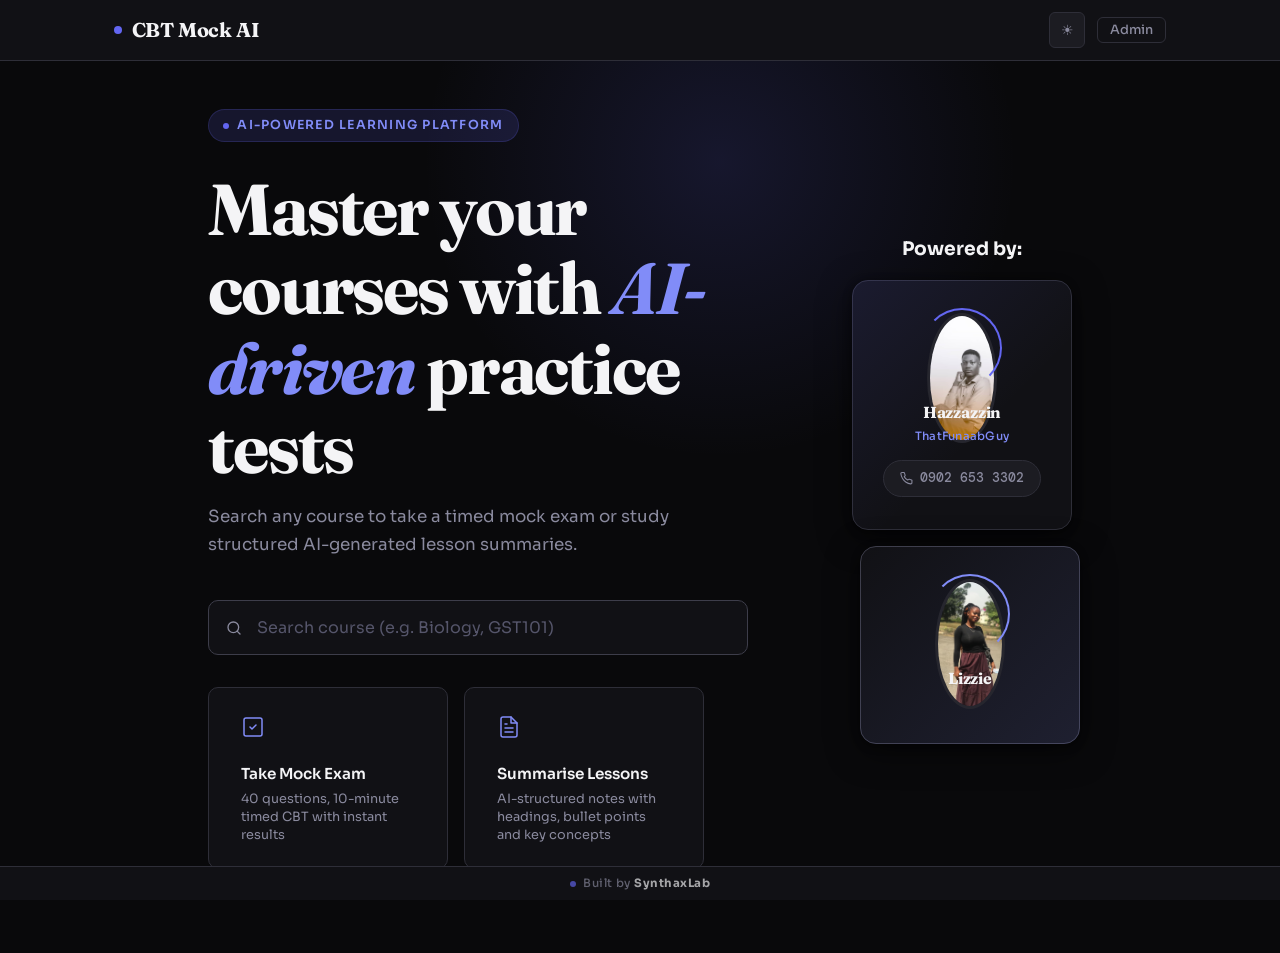
<file: frontend/index.html>
<!DOCTYPE html>
<html lang="en">
<head>
  <meta charset="UTF-8" />
  <meta name="viewport" content="width=device-width, initial-scale=1.0" />
  <title>CBT Mock AI — AI-Powered Computer Based Testing</title>
  <meta name="description" content="Take mock exams and access AI-generated lesson summaries for your courses." />
  <link rel="preconnect" href="https://fonts.googleapis.com" />
  <link rel="preconnect" href="https://fonts.gstatic.com" crossorigin />
  <link rel="stylesheet" href="css/style.css" />
</head>
<body>

  <!-- Navbar -->
  <nav class="navbar">
    <div class="container navbar-inner">
      <div class="navbar-brand">
        <span class="brand-dot"></span>
        CBT Mock AI
      </div>
      <div class="navbar-actions">
        <button class="theme-toggle" id="theme-toggle" title="Toggle theme">☀</button>
        <a href="admin/login.html" class="btn btn-ghost btn-sm">Admin</a>
      </div>
    </div>
  </nav>

  <!-- Hero -->
  <main class="hero hero-split">

    <!-- Left: content -->
    <div class="hero-content">
      <div class="hero-eyebrow">
        <span class="dot"></span>
        AI-Powered Learning Platform
      </div>

      <h1 class="hero-title">
        Master your courses with
        <span class="highlight">AI-driven</span> practice tests
      </h1>

      <p class="hero-desc">
        Search any course to take a timed mock exam or study structured AI-generated lesson summaries.
      </p>

      <!-- Search -->
      <div class="search-container">
        <div class="search-box">
          <svg class="search-icon" width="16" height="16" viewBox="0 0 24 24" fill="none" stroke="currentColor" stroke-width="2" stroke-linecap="round" stroke-linejoin="round">
            <circle cx="11" cy="11" r="8"/><path d="m21 21-4.35-4.35"/>
          </svg>
          <input
            type="text"
            id="search-input"
            class="search-input"
            placeholder="Search course (e.g. Biology, GST101)"
            autocomplete="off"
            spellcheck="false"
          />
        </div>
        <div id="search-results" class="search-results hidden"></div>
      </div>

      <!-- Quick actions -->
      <div class="quick-actions">
        <div class="action-card" id="btn-take-exam">
          <div class="action-card-icon">
            <svg width="24" height="24" viewBox="0 0 24 24" fill="none" stroke="currentColor" stroke-width="1.5" stroke-linecap="round" stroke-linejoin="round">
              <path d="M9 12l2 2 4-4"/><rect x="3" y="3" width="18" height="18" rx="2"/>
            </svg>
          </div>
          <p class="action-card-title">Take Mock Exam</p>
          <p class="action-card-desc">40 questions, 10-minute timed CBT with instant results</p>
        </div>

        <div class="action-card" id="btn-summarise">
          <div class="action-card-icon">
            <svg width="24" height="24" viewBox="0 0 24 24" fill="none" stroke="currentColor" stroke-width="1.5" stroke-linecap="round" stroke-linejoin="round">
              <path d="M14 2H6a2 2 0 0 0-2 2v16a2 2 0 0 0 2 2h12a2 2 0 0 0 2-2V8z"/><polyline points="14 2 14 8 20 8"/><line x1="16" y1="13" x2="8" y2="13"/><line x1="16" y1="17" x2="8" y2="17"/><polyline points="10 9 9 9 8 9"/>
            </svg>
          </div>
          <p class="action-card-title">Summarise Lessons</p>
          <p class="action-card-desc">AI-structured notes with headings, bullet points and key concepts</p>
        </div>
      </div>
    </div>
    
    <!-- Right: profile cards -->
    <div class="hero-profile">
      <h3>Powered by:</h3>
      <!-- Card 1: Alabi Hassan -->
      <div class="profile-card">
        <div class="profile-img-wrap">
          <img
            src="[data-uri]"
            alt="Alabi Hassan"
            class="profile-img"
          />
          <div class="profile-img-ring"></div>
        </div>
        <div class="profile-info">
          <p class="profile-name">Hazzazzin</p>
          <p class="profile-handle">ThatFunaabGuy</p>
          <a class="profile-phone" href="tel:+2349026533302">
            <svg width="13" height="13" viewBox="0 0 24 24" fill="none" stroke="currentColor" stroke-width="2" stroke-linecap="round" stroke-linejoin="round">
              <path d="M22 16.92v3a2 2 0 0 1-2.18 2 19.79 19.79 0 0 1-8.63-3.07A19.5 19.5 0 0 1 4.69 12a19.79 19.79 0 0 1-3.07-8.67A2 2 0 0 1 3.59 1h3a2 2 0 0 1 2 1.72c.127.96.361 1.903.7 2.81a2 2 0 0 1-.45 2.11L7.91 8.56a16 16 0 0 0 6.29 6.29l.94-.94a2 2 0 0 1 2.11-.45c.907.339 1.85.573 2.81.7A2 2 0 0 1 22 16.92z"/>
            </svg>
            0902 653 3302
          </a>
        </div>
      </div>

      <!-- Card 2: Lizzie -->
      <div class="profile-card profile-card-2">
        <div class="profile-img-wrap">
          <img
            src="[data-uri]"
            alt="Lizzie"
            class="profile-img"
          />
          <div class="profile-img-ring" style="animation-direction: reverse;"></div>
        </div>
        <div class="profile-info">
          <p class="profile-name">Lizzie</p>
          <p class="profile-handle" style="color:var(--text-muted);">&nbsp;</p>
        </div>
      </div>

    </div>

  </main>

  <script src="js/config.js"></script>
  <script src="js/main.js"></script>
  <script>initTheme();</script>

  <!-- SynthaxLab Watermark -->
  <div class="synthaxlab-watermark">
    <a class="synthaxlab-watermark-inner" href="https://synthaxlab.netlify.app" target="_blank" rel="noopener">
      <span class="synthaxlab-watermark-dot"></span>
      <span class="synthaxlab-watermark-text">
        <span class="wm-prefix">Built by </span><strong>SynthaxLab</strong>
      </span>
    </a>
  </div>

</body>
</html>
</file>
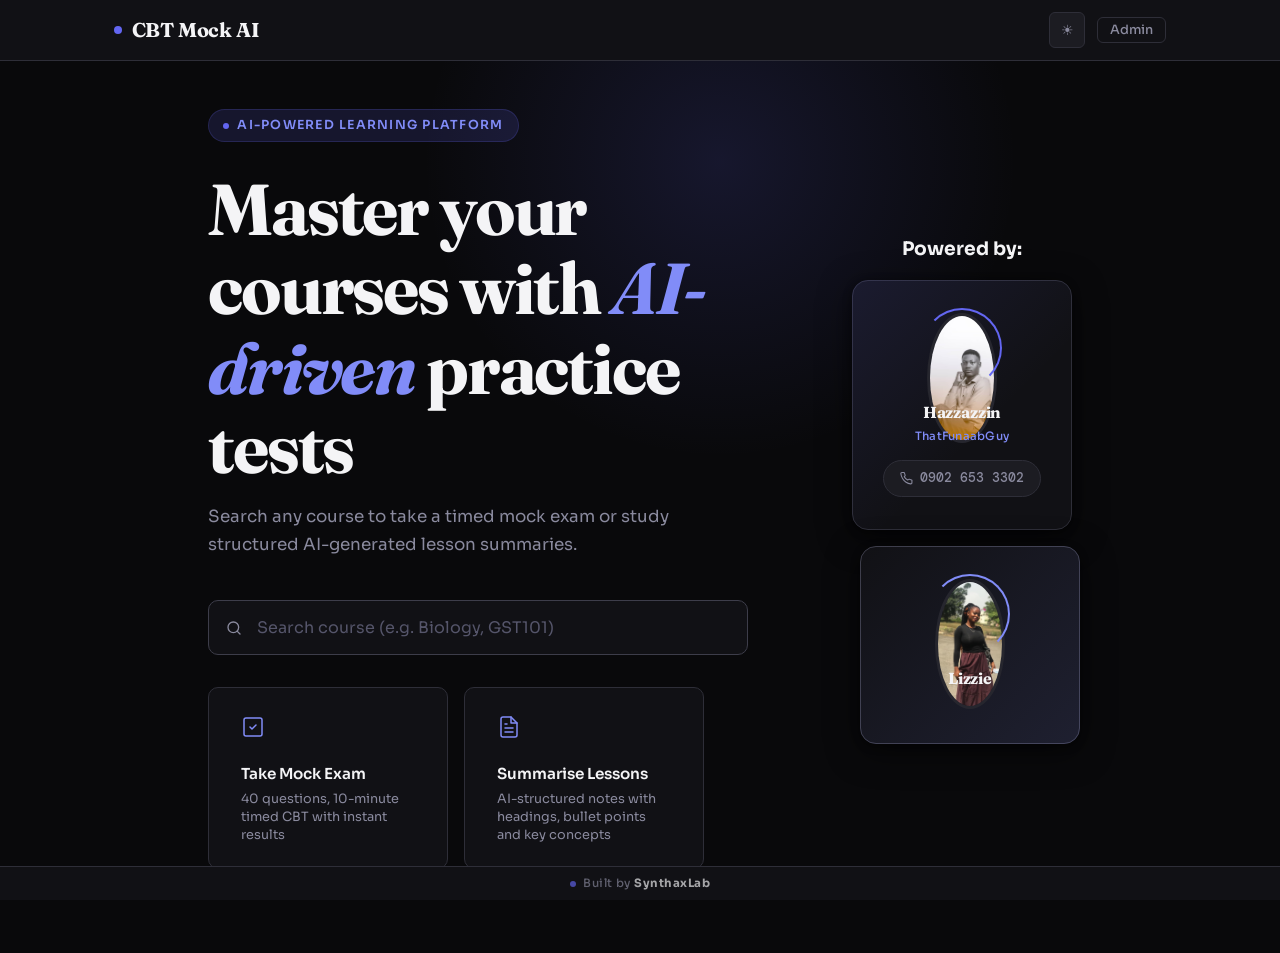
<file: frontend/exam.html>
<!DOCTYPE html>
<html lang="en">
<head>
  <meta charset="UTF-8" />
  <meta name="viewport" content="width=device-width, initial-scale=1.0" />
  <title>Mock Exam — CBT Mock AI</title>
  <link rel="preconnect" href="https://fonts.googleapis.com" />
  <link rel="preconnect" href="https://fonts.gstatic.com" crossorigin />
  <link rel="stylesheet" href="css/style.css" />
</head>
<body>

  <!-- Navbar -->
  <nav class="navbar">
    <div class="container navbar-inner">
      <div style="display:flex; align-items:center; gap:1rem;">
        <a id="back-link" href="index.html" class="btn btn-ghost btn-sm">
          <svg width="14" height="14" viewBox="0 0 24 24" fill="none" stroke="currentColor" stroke-width="2" stroke-linecap="round" stroke-linejoin="round" style="margin-right:0.25rem">
            <polyline points="15 18 9 12 15 6"/>
          </svg>
          Back
        </a>
        <span class="navbar-brand" style="font-size:1rem;">
          <span class="brand-dot"></span>
          <span id="course-name-display">Loading...</span>
        </span>
      </div>
      <div class="navbar-actions">
        <button class="theme-toggle" id="theme-toggle" title="Toggle theme">☀</button>
      </div>
    </div>
  </nav>

  <div class="container exam-layout">

    <!-- Loading state -->
    <div id="exam-loading">
      <div class="loading-state" style="min-height: 60vh;">
        <div class="spinner spinner-lg"></div>
        <p>Loading exam questions...</p>
      </div>
    </div>

    <!-- Exam body -->
    <div id="exam-body" class="hidden">

      <!-- Exam header: timer + progress -->
      <div class="exam-header">
        <div>
          <p style="font-size:0.72rem; text-transform:uppercase; letter-spacing:0.08em; color:var(--text-muted); margin-bottom:0.25rem; font-weight:600;">Progress</p>
          <div style="display:flex; align-items:center; gap:0.75rem;">
            <div class="progress-bar" style="width:160px;">
              <div class="progress-fill" id="progress-fill" style="width:0%"></div>
            </div>
            <span id="answered-count" style="font-size:0.78rem; color:var(--text-muted); font-family:var(--font-mono);">0/40 answered</span>
          </div>
        </div>

        <div style="display:flex; align-items:center; gap:0.75rem;">
          <span id="question-counter" class="question-counter">1 / 40</span>
          <div class="timer-display" id="timer-display">10:00</div>
        </div>
      </div>

      <!-- Question grid navigator -->
      <div id="question-grid-nav" class="question-grid-nav"></div>

      <!-- Question card -->
      <div class="question-card">
        <p class="question-number" id="question-number">Question 1</p>
        <p class="question-text" id="question-text"></p>
        <div class="options-grid" id="options-grid"></div>
      </div>

      <!-- Navigation -->
      <div class="exam-nav">
        <button class="btn btn-ghost" id="btn-prev" disabled>
          <svg width="14" height="14" viewBox="0 0 24 24" fill="none" stroke="currentColor" stroke-width="2" stroke-linecap="round" stroke-linejoin="round">
            <polyline points="15 18 9 12 15 6"/>
          </svg>
          Previous
        </button>

        <button class="btn btn-danger btn-sm" id="btn-submit">
          Submit Exam
        </button>

        <button class="btn btn-primary" id="btn-next">
          Next
          <svg width="14" height="14" viewBox="0 0 24 24" fill="none" stroke="currentColor" stroke-width="2" stroke-linecap="round" stroke-linejoin="round">
            <polyline points="9 18 15 12 9 6"/>
          </svg>
        </button>
      </div>
    </div>

    <!-- Results -->
    <div id="exam-results" class="hidden" style="padding: 2rem 0 4rem;">
      <div id="results-header"></div>

      <div style="display:flex; align-items:center; justify-content:space-between; margin-bottom:1rem;">
        <h2 style="font-family:var(--font-display); font-size:1.2rem;">Detailed Breakdown</h2>
        <button class="btn btn-ghost btn-sm" id="btn-retry">Start New Exam</button>
      </div>

      <div id="results-detail"></div>
    </div>

  </div>

  <script src="js/config.js"></script>
  <script src="js/exam.js"></script>

  <!-- SynthaxLab Watermark -->
  <div class="synthaxlab-watermark">
    <a class="synthaxlab-watermark-inner" href="https://synthaxlab.netlify.app" target="_blank" rel="noopener">
      <span class="synthaxlab-watermark-dot"></span>
      <span class="synthaxlab-watermark-text">
        <span class="wm-prefix">Built by </span><strong>SynthaxLab</strong>
      </span>
    </a>
  </div>

</body>
</html>
</file>
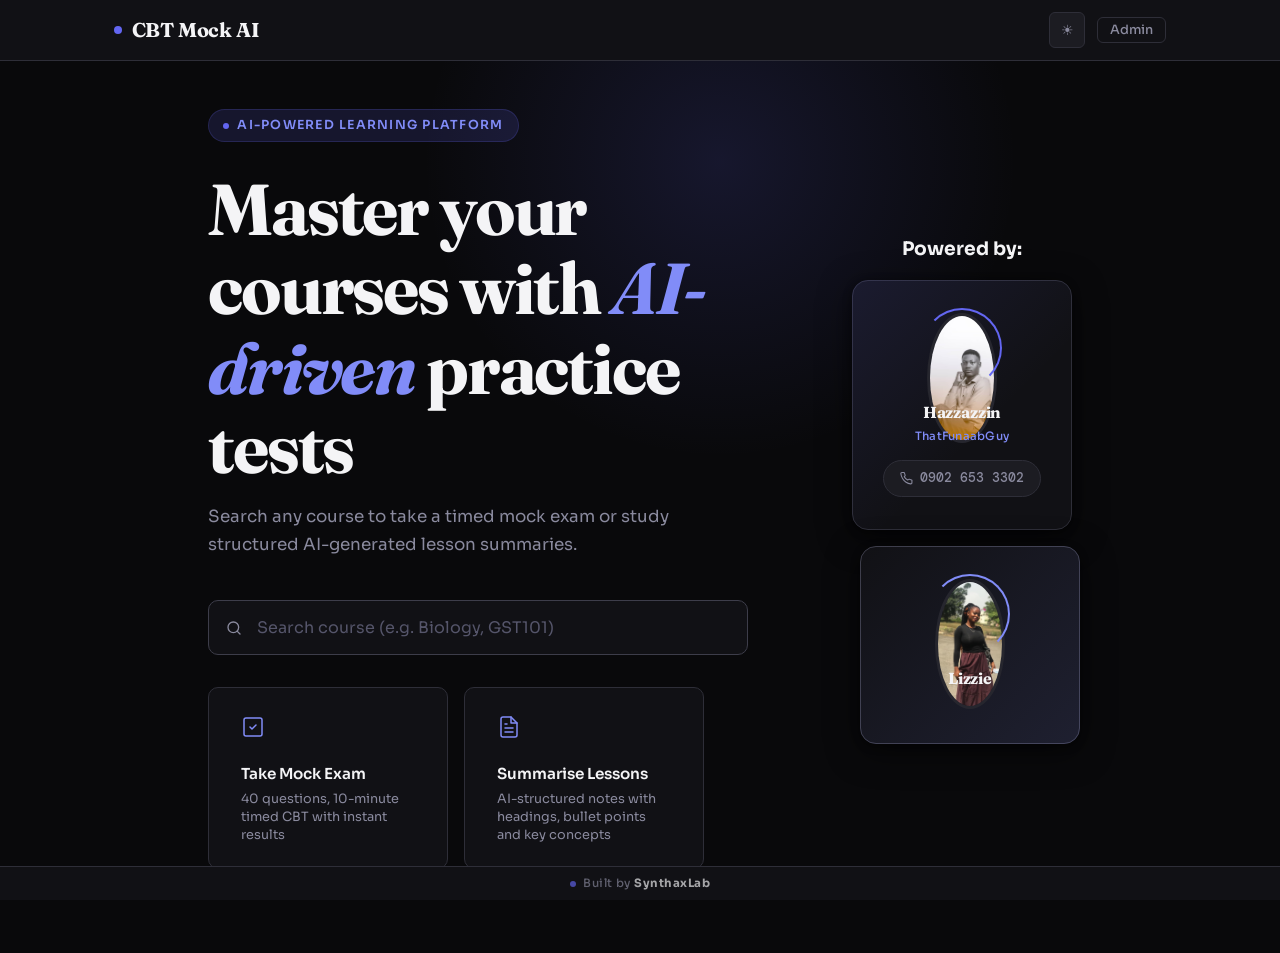
<file: frontend/summary.html>
<!DOCTYPE html>
<html lang="en">
<head>
  <meta charset="UTF-8" />
  <meta name="viewport" content="width=device-width, initial-scale=1.0" />
  <title>Lesson Summary — CBT Mock AI</title>
  <link rel="preconnect" href="https://fonts.googleapis.com" />
  <link rel="preconnect" href="https://fonts.gstatic.com" crossorigin />
  <link rel="stylesheet" href="css/style.css" />
  <style>
    @media print {
      .navbar, .summary-meta, #btn-print, #btn-start-exam { display: none !important; }
      body { background: white; color: black; }
      .summary-body { border: none; padding: 0; }
    }
  </style>
</head>
<body>

  <!-- Navbar -->
  <nav class="navbar">
    <div class="container navbar-inner">
      <div style="display:flex; align-items:center; gap:1rem;">
        <a id="back-link" href="index.html" class="btn btn-ghost btn-sm">
          <svg width="14" height="14" viewBox="0 0 24 24" fill="none" stroke="currentColor" stroke-width="2" stroke-linecap="round" stroke-linejoin="round" style="margin-right:0.25rem">
            <polyline points="15 18 9 12 15 6"/>
          </svg>
          Back
        </a>
        <span class="navbar-brand" style="font-size:1rem;">
          <span class="brand-dot"></span>
          CBT Mock AI
        </span>
      </div>
      <div class="navbar-actions">
        <button class="theme-toggle" id="theme-toggle" title="Toggle theme">☀</button>
      </div>
    </div>
  </nav>

  <div class="container-sm summary-page">

    <!-- Header -->
    <div class="summary-meta">
      <div style="flex:1;">
        <p style="font-size:0.72rem; text-transform:uppercase; letter-spacing:0.1em; color:var(--text-muted); font-weight:600; margin-bottom:0.3rem;">Lesson Summary</p>
        <h1 id="course-title" style="font-family:var(--font-display); font-size:1.6rem; font-weight:700; letter-spacing:-0.02em;">Loading...</h1>
        <p style="font-size:0.78rem; color:var(--text-muted); margin-top:0.25rem;">
          Last updated: <span id="summary-updated">—</span>
        </p>
      </div>
      <div style="display:flex; gap:0.5rem; flex-shrink:0; flex-wrap:wrap;">
        <button class="btn btn-ghost btn-sm" id="btn-print">
          <svg width="14" height="14" viewBox="0 0 24 24" fill="none" stroke="currentColor" stroke-width="2" stroke-linecap="round" stroke-linejoin="round" style="margin-right:0.25rem">
            <polyline points="6 9 6 2 18 2 18 9"/><path d="M6 18H4a2 2 0 0 1-2-2v-5a2 2 0 0 1 2-2h16a2 2 0 0 1 2 2v5a2 2 0 0 1-2 2h-2"/><rect x="6" y="14" width="12" height="8"/>
          </svg>
          Print
        </button>
        <button class="btn btn-primary btn-sm hidden" id="btn-start-exam">
          <svg width="14" height="14" viewBox="0 0 24 24" fill="none" stroke="currentColor" stroke-width="2" stroke-linecap="round" stroke-linejoin="round" style="margin-right:0.25rem">
            <polygon points="5 3 19 12 5 21 5 3"/>
          </svg>
          Take Exam
        </button>
      </div>
    </div>

    <!-- Summary body -->
    <div class="summary-body">
      <div id="summary-content-area"></div>
    </div>

  </div>

  <script src="js/config.js"></script>
  <script src="js/summary.js"></script>

  <!-- SynthaxLab Watermark -->
  <div class="synthaxlab-watermark">
    <a class="synthaxlab-watermark-inner" href="https://synthaxlab.netlify.app" target="_blank" rel="noopener">
      <span class="synthaxlab-watermark-dot"></span>
      <span class="synthaxlab-watermark-text">
        <span class="wm-prefix">Built by </span><strong>SynthaxLab</strong>
      </span>
    </a>
  </div>

</body>
</html>
</file>
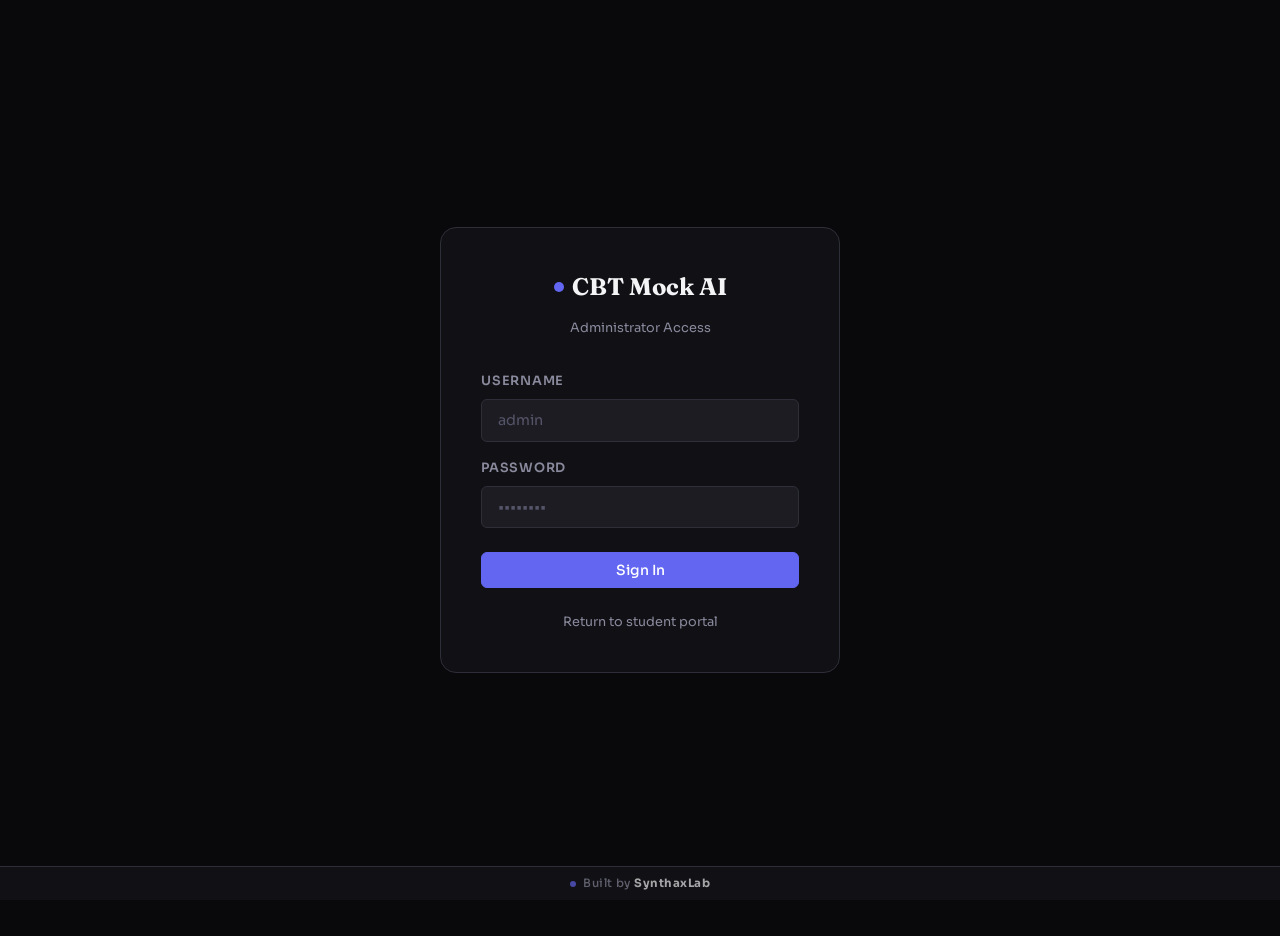
<file: frontend/admin/dashboard.html>
<!DOCTYPE html>
<html lang="en">
<head>
  <meta charset="UTF-8" />
  <meta name="viewport" content="width=device-width, initial-scale=1.0" />
  <title>Admin Dashboard — CBT Mock AI</title>
  <link rel="preconnect" href="https://fonts.googleapis.com" />
  <link rel="preconnect" href="https://fonts.gstatic.com" crossorigin />
  <link rel="stylesheet" href="../css/style.css" />
</head>
<body>

  <!-- Navbar -->
  <nav class="navbar">
    <div class="container navbar-inner">
      <div class="navbar-brand">
        <span class="brand-dot"></span>
        CBT Mock AI
        <span class="badge badge-accent" style="margin-left:0.5rem;">Admin</span>
      </div>
      <div class="navbar-actions">
        <a href="../index.html" class="btn btn-ghost btn-sm">Student View</a>
        <button class="theme-toggle" id="theme-toggle" title="Toggle theme">☀</button>
        <button class="btn btn-ghost btn-sm" id="btn-logout">Sign Out</button>
      </div>
    </div>
  </nav>

  <!-- Admin layout -->
  <div class="admin-layout">

    <!-- Sidebar -->
    <aside class="sidebar">
      <p class="sidebar-section-label">Navigation</p>
      <button class="sidebar-item active" data-view="overview">
        <span class="icon">
          <svg width="15" height="15" viewBox="0 0 24 24" fill="none" stroke="currentColor" stroke-width="2" stroke-linecap="round" stroke-linejoin="round">
            <rect x="3" y="3" width="7" height="7"/><rect x="14" y="3" width="7" height="7"/><rect x="14" y="14" width="7" height="7"/><rect x="3" y="14" width="7" height="7"/>
          </svg>
        </span>
        Overview
      </button>
      <button class="sidebar-item" data-view="upload">
        <span class="icon">
          <svg width="15" height="15" viewBox="0 0 24 24" fill="none" stroke="currentColor" stroke-width="2" stroke-linecap="round" stroke-linejoin="round">
            <path d="M21 15v4a2 2 0 0 1-2 2H5a2 2 0 0 1-2-2v-4"/><polyline points="17 8 12 3 7 8"/><line x1="12" y1="3" x2="12" y2="15"/>
          </svg>
        </span>
        Upload PDF
      </button>
      <button class="sidebar-item" data-view="courses">
        <span class="icon">
          <svg width="15" height="15" viewBox="0 0 24 24" fill="none" stroke="currentColor" stroke-width="2" stroke-linecap="round" stroke-linejoin="round">
            <path d="M4 19.5A2.5 2.5 0 0 1 6.5 17H20"/><path d="M6.5 2H20v20H6.5A2.5 2.5 0 0 1 4 19.5v-15A2.5 2.5 0 0 1 6.5 2z"/>
          </svg>
        </span>
        Courses
      </button>
      <button class="sidebar-item" data-view="questions">
        <span class="icon">
          <svg width="15" height="15" viewBox="0 0 24 24" fill="none" stroke="currentColor" stroke-width="2" stroke-linecap="round" stroke-linejoin="round">
            <circle cx="12" cy="12" r="10"/><path d="M9.09 9a3 3 0 0 1 5.83 1c0 2-3 3-3 3"/><line x1="12" y1="17" x2="12.01" y2="17"/>
          </svg>
        </span>
        Questions
      </button>
      <button class="sidebar-item" data-view="summary">
        <span class="icon">
          <svg width="15" height="15" viewBox="0 0 24 24" fill="none" stroke="currentColor" stroke-width="2" stroke-linecap="round" stroke-linejoin="round">
            <line x1="8" y1="6" x2="21" y2="6"/><line x1="8" y1="12" x2="21" y2="12"/><line x1="8" y1="18" x2="21" y2="18"/><line x1="3" y1="6" x2="3.01" y2="6"/><line x1="3" y1="12" x2="3.01" y2="12"/><line x1="3" y1="18" x2="3.01" y2="18"/>
          </svg>
        </span>
        Summaries
      </button>
    </aside>

    <!-- Main content -->
    <main class="admin-main">

      <!-- ── OVERVIEW ─────────────────────────────────────────── -->
      <div id="view-overview" class="admin-view">
        <div class="page-header">
          <h1 class="page-title">Overview</h1>
          <p class="page-subtitle">Platform statistics and quick actions</p>
        </div>

        <div class="stats-grid">
          <div class="stat-card">
            <p class="stat-label">Total Courses</p>
            <p class="stat-value" id="stat-courses">—</p>
          </div>
          <div class="stat-card">
            <p class="stat-label">Published</p>
            <p class="stat-value" id="stat-published">—</p>
          </div>
          <div class="stat-card">
            <p class="stat-label">Questions</p>
            <p class="stat-value" id="stat-questions">—</p>
          </div>
          <div class="stat-card">
            <p class="stat-label">Tests Taken</p>
            <p class="stat-value" id="stat-sessions">—</p>
          </div>
          <div class="stat-card">
            <p class="stat-label">Avg. Score</p>
            <p class="stat-value" id="stat-avg-score">—</p>
          </div>
          <div class="stat-card" id="ai-provider-card" style="border-left: 3px solid var(--accent);">
            <p class="stat-label">AI Provider</p>
            <p class="stat-value" style="font-size:1.1rem; text-transform:capitalize;" id="stat-ai-provider">—</p>
            <p class="stat-sub" id="stat-ai-model" style="font-family:var(--font-mono); font-size:0.72rem;"></p>
            <span class="badge badge-accent" id="stat-ai-free" style="margin-top:0.5rem; display:none;">Free tier</span>
          </div>
        </div>

        <div class="card">
          <h3 style="font-weight:600; margin-bottom:0.75rem;">Quick Start</h3>
          <p style="color:var(--text-muted); font-size:0.875rem; margin-bottom:1.25rem; line-height:1.7;">
            Upload a PDF lesson note to automatically generate MCQ questions and a structured summary.
            Then review and approve at least 40 questions before publishing for students.
          </p>
          <div style="display:flex; gap:0.75rem; flex-wrap:wrap;">
            <button class="btn btn-primary" onclick="switchView('upload')">Upload PDF</button>
            <button class="btn btn-ghost" onclick="switchView('courses')">Manage Courses</button>
          </div>
        </div>

        <div class="card" style="margin-top:1rem;">
          <h3 style="font-weight:600; margin-bottom:0.5rem;">Workflow</h3>
          <div style="display:flex; flex-direction:column; gap:0.75rem; margin-top:0.75rem;">
            <div style="display:flex; gap:1rem; align-items:flex-start;">
              <span style="background:var(--accent); color:#fff; width:24px; height:24px; border-radius:50%; display:flex; align-items:center; justify-content:center; font-size:0.75rem; font-weight:700; flex-shrink:0;">1</span>
              <p style="font-size:0.875rem; color:var(--text-muted); padding-top:0.15rem;">Upload a PDF under the <strong style="color:var(--text)">Upload PDF</strong> section — AI will extract text and generate questions + summary automatically.</p>
            </div>
            <div style="display:flex; gap:1rem; align-items:flex-start;">
              <span style="background:var(--accent); color:#fff; width:24px; height:24px; border-radius:50%; display:flex; align-items:center; justify-content:center; font-size:0.75rem; font-weight:700; flex-shrink:0;">2</span>
              <p style="font-size:0.875rem; color:var(--text-muted); padding-top:0.15rem;">Review generated questions in <strong style="color:var(--text)">Questions</strong> — edit, delete bad ones, and approve exactly 40.</p>
            </div>
            <div style="display:flex; gap:1rem; align-items:flex-start;">
              <span style="background:var(--accent); color:#fff; width:24px; height:24px; border-radius:50%; display:flex; align-items:center; justify-content:center; font-size:0.75rem; font-weight:700; flex-shrink:0;">3</span>
              <p style="font-size:0.875rem; color:var(--text-muted); padding-top:0.15rem;">Review and edit the lesson summary under <strong style="color:var(--text)">Summaries</strong> if needed.</p>
            </div>
            <div style="display:flex; gap:1rem; align-items:flex-start;">
              <span style="background:var(--accent); color:#fff; width:24px; height:24px; border-radius:50%; display:flex; align-items:center; justify-content:center; font-size:0.75rem; font-weight:700; flex-shrink:0;">4</span>
              <p style="font-size:0.875rem; color:var(--text-muted); padding-top:0.15rem;">Go to <strong style="color:var(--text)">Courses</strong> and click <strong style="color:var(--text)">Publish</strong> to make the course live for students.</p>
            </div>
          </div>
        </div>
      </div>

      <!-- ── UPLOAD ──────────────────────────────────────────── -->
      <div id="view-upload" class="admin-view hidden">
        <div class="page-header">
          <h1 class="page-title">Upload PDF</h1>
          <p class="page-subtitle">Upload a lesson PDF to generate questions and summary via AI</p>
        </div>

        <div style="max-width: 640px;">
          <div id="upload-error-area"></div>

          <form id="upload-form" style="display:flex; flex-direction:column; gap:1.25rem;">

            <div class="form-group">
              <label class="form-label">Lesson PDF</label>
              <div class="upload-zone" id="upload-zone">
                <input type="file" id="pdf-file-input" accept=".pdf" />
                <div class="upload-icon">
                  <svg width="32" height="32" viewBox="0 0 24 24" fill="none" stroke="currentColor" stroke-width="1.5" stroke-linecap="round" stroke-linejoin="round">
                    <path d="M21 15v4a2 2 0 0 1-2 2H5a2 2 0 0 1-2-2v-4"/><polyline points="17 8 12 3 7 8"/><line x1="12" y1="3" x2="12" y2="15"/>
                  </svg>
                </div>
                <p class="upload-title">Drop your PDF here or click to browse</p>
                <p class="upload-hint">Maximum file size: 20MB. Text-based PDFs only.</p>
              </div>
            </div>

            <div class="form-group">
              <label class="form-label" for="course-name-input">Course Name</label>
              <input
                type="text"
                id="course-name-input"
                class="form-input"
                placeholder="e.g. Biology 101, GST102 — Use of English"
                autocomplete="off"
              />
              <p class="form-hint">If this course already exists, its content will be regenerated from the new PDF.</p>
            </div>

            <button type="submit" class="btn btn-primary" style="align-self:flex-start; min-width:160px;">
              <svg width="14" height="14" viewBox="0 0 24 24" fill="none" stroke="currentColor" stroke-width="2" stroke-linecap="round" stroke-linejoin="round" style="margin-right:0.25rem">
                <path d="M21 15v4a2 2 0 0 1-2 2H5a2 2 0 0 1-2-2v-4"/><polyline points="17 8 12 3 7 8"/><line x1="12" y1="3" x2="12" y2="15"/>
              </svg>
              Upload and Generate
            </button>

          </form>

          <div class="card" style="margin-top:1.5rem; background:var(--surface-2);">
            <p style="font-size:0.8rem; font-weight:600; margin-bottom:0.5rem; color:var(--text-muted); text-transform:uppercase; letter-spacing:0.06em;">What happens next</p>
            <ul style="font-size:0.85rem; color:var(--text-muted); padding-left:1.25rem; line-height:2;">
              <li>Text is extracted from the PDF</li>
              <li>AI generates 50–60 multiple-choice questions</li>
              <li>AI creates a structured lesson summary</li>
              <li>You review and approve questions before publishing</li>
            </ul>
            <p style="font-size:0.8rem; color:var(--text-dim); margin-top:0.75rem;">Processing typically takes 30–60 seconds depending on PDF length.</p>
          </div>
        </div>
      </div>

      <!-- ── COURSES ─────────────────────────────────────────── -->
      <div id="view-courses" class="admin-view hidden">
        <div class="page-header">
          <div style="display:flex; align-items:center; justify-content:space-between; flex-wrap:wrap; gap:1rem;">
            <div>
              <h1 class="page-title">Courses</h1>
              <p class="page-subtitle">Manage published and draft courses</p>
            </div>
            <button class="btn btn-primary btn-sm" onclick="switchView('upload')">Upload New PDF</button>
          </div>
        </div>

        <div class="table-wrapper">
          <table class="data-table">
            <thead>
              <tr>
                <th>Course Name</th>
                <th>Status</th>
                <th>Questions</th>
                <th>Summary</th>
                <th>Publish</th>
                <th>Delete</th>
              </tr>
            </thead>
            <tbody id="courses-tbody">
              <tr>
                <td colspan="6" style="text-align:center; color:var(--text-muted); padding:2rem;">
                  <div class="spinner" style="margin:0 auto;"></div>
                </td>
              </tr>
            </tbody>
          </table>
        </div>
      </div>

      <!-- ── QUESTIONS ─────────────────────────────────────────── -->
      <div id="view-questions" class="admin-view hidden">
        <div class="page-header">
          <h1 class="page-title">Questions</h1>
          <p class="page-subtitle">Review, edit and approve questions for each course</p>
        </div>

        <!-- Course selector -->
        <div class="course-selector-container admin-course-selector" style="margin-bottom:1.25rem;"></div>

        <!-- Status bar -->
        <div id="course-status-bar" class="alert alert-warning" style="margin-bottom:1.25rem;">
          Select a course to view its questions.
        </div>

        <!-- Actions -->
        <div style="display:flex; align-items:center; justify-content:space-between; flex-wrap:wrap; gap:0.75rem; margin-bottom:1rem;">
          <div style="display:flex; align-items:center; gap:0.75rem;">
            <span id="approved-count-display" style="font-family:var(--font-mono); font-size:0.85rem; color:var(--text-muted);">0 / 40 approved</span>
            <select id="filter-select" class="form-select" style="width:auto; padding:0.4rem 0.75rem; font-size:0.82rem;" onchange="renderQuestions(this.value)">
              <option value="all">All questions</option>
              <option value="approved">Approved only</option>
              <option value="pending">Pending only</option>
            </select>
          </div>
          <button class="btn btn-success btn-sm" onclick="approveFirst40()">
            Approve First 40
          </button>
        </div>

        <div id="questions-list">
          <p class="text-muted" style="text-align:center; padding:2rem;">Select a course above to view its questions.</p>
        </div>
      </div>

      <!-- ── SUMMARY ─────────────────────────────────────────── -->
      <div id="view-summary" class="admin-view hidden">
        <div class="page-header">
          <h1 class="page-title">Summaries</h1>
          <p class="page-subtitle">Review and edit AI-generated lesson summaries</p>
        </div>

        <!-- Course selector -->
        <div class="course-selector-container admin-course-selector" style="margin-bottom:1.25rem;"></div>

        <div id="summary-editor-content"></div>

        <div id="summary-editor-area" class="hidden">
          <div class="tabs">
            <button class="tab-btn active" id="tab-edit-btn" onclick="switchSummaryTab('edit')">Edit HTML</button>
            <button class="tab-btn" id="tab-preview-btn" onclick="switchSummaryTab('preview')">Preview</button>
          </div>

          <div id="tab-edit" style="display:block;">
            <div class="form-group">
              <label class="form-label">Summary HTML Content</label>
              <textarea
                id="summary-textarea"
                class="form-textarea"
                style="min-height:400px; font-family:var(--font-mono); font-size:0.82rem;"
                oninput="updateSummaryPreview()"
                placeholder="HTML content will appear here after processing..."
              ></textarea>
              <p class="form-hint">Edit the raw HTML. Use h2, h3, p, ul, li, strong tags for formatting.</p>
            </div>
          </div>

          <div id="tab-preview" style="display:none;">
            <div class="summary-body">
              <div id="summary-preview" class="summary-content"></div>
            </div>
          </div>

          <div style="margin-top:1rem; display:flex; gap:0.75rem;">
            <button class="btn btn-primary" id="btn-save-summary" onclick="saveSummary()">Save Summary</button>
          </div>
        </div>
      </div>

    </main>
  </div>

  <!-- ── Edit Question Modal ──────────────────────────────────── -->
  <div id="edit-modal" class="modal-overlay hidden" onclick="if(event.target===this) closeEditModal()">
    <div class="modal">
      <div class="modal-header">
        <h2 class="modal-title">Edit Question</h2>
        <button class="btn btn-ghost btn-sm btn-icon" onclick="closeEditModal()">&#10005;</button>
      </div>
      <div class="modal-body" style="display:flex; flex-direction:column; gap:1rem;">

        <div class="form-group">
          <label class="form-label">Question</label>
          <textarea id="edit-question-text" class="form-textarea" style="min-height:80px;"></textarea>
        </div>

        <div style="display:grid; grid-template-columns:1fr 1fr; gap:0.75rem;">
          <div class="form-group">
            <label class="form-label">Option A</label>
            <input type="text" id="edit-option-a" class="form-input" />
          </div>
          <div class="form-group">
            <label class="form-label">Option B</label>
            <input type="text" id="edit-option-b" class="form-input" />
          </div>
          <div class="form-group">
            <label class="form-label">Option C</label>
            <input type="text" id="edit-option-c" class="form-input" />
          </div>
          <div class="form-group">
            <label class="form-label">Option D</label>
            <input type="text" id="edit-option-d" class="form-input" />
          </div>
        </div>

        <div class="form-group">
          <label class="form-label">Correct Answer</label>
          <select id="edit-correct-answer" class="form-select" style="width:auto;">
            <option value="A">A</option>
            <option value="B">B</option>
            <option value="C">C</option>
            <option value="D">D</option>
          </select>
        </div>

        <div class="form-group">
          <label class="form-label">Explanation (optional)</label>
          <textarea id="edit-explanation" class="form-textarea" style="min-height:60px;" placeholder="Why is this the correct answer?"></textarea>
        </div>

      </div>
      <div class="modal-footer">
        <button class="btn btn-ghost" onclick="closeEditModal()">Cancel</button>
        <button class="btn btn-primary" id="btn-save-question" onclick="saveQuestion()">Save Changes</button>
      </div>
    </div>
  </div>

  <script src="../js/config.js"></script>
  <script src="../js/admin.js"></script>

  <script>
    // Summary tab switcher
    function switchSummaryTab(tab) {
      document.getElementById('tab-edit').style.display = tab === 'edit' ? 'block' : 'none';
      document.getElementById('tab-preview').style.display = tab === 'preview' ? 'block' : 'none';
      document.getElementById('tab-edit-btn').classList.toggle('active', tab === 'edit');
      document.getElementById('tab-preview-btn').classList.toggle('active', tab === 'preview');
    }
  </script>

  <!-- SynthaxLab Watermark -->
  <div class="synthaxlab-watermark">
    <a class="synthaxlab-watermark-inner" href="https://synthaxlab.netlify.app" target="_blank" rel="noopener">
      <span class="synthaxlab-watermark-dot"></span>
      <span class="synthaxlab-watermark-text">
        <span class="wm-prefix">Built by </span><strong>SynthaxLab</strong>
      </span>
    </a>
  </div>

</body>
</html>
</file>
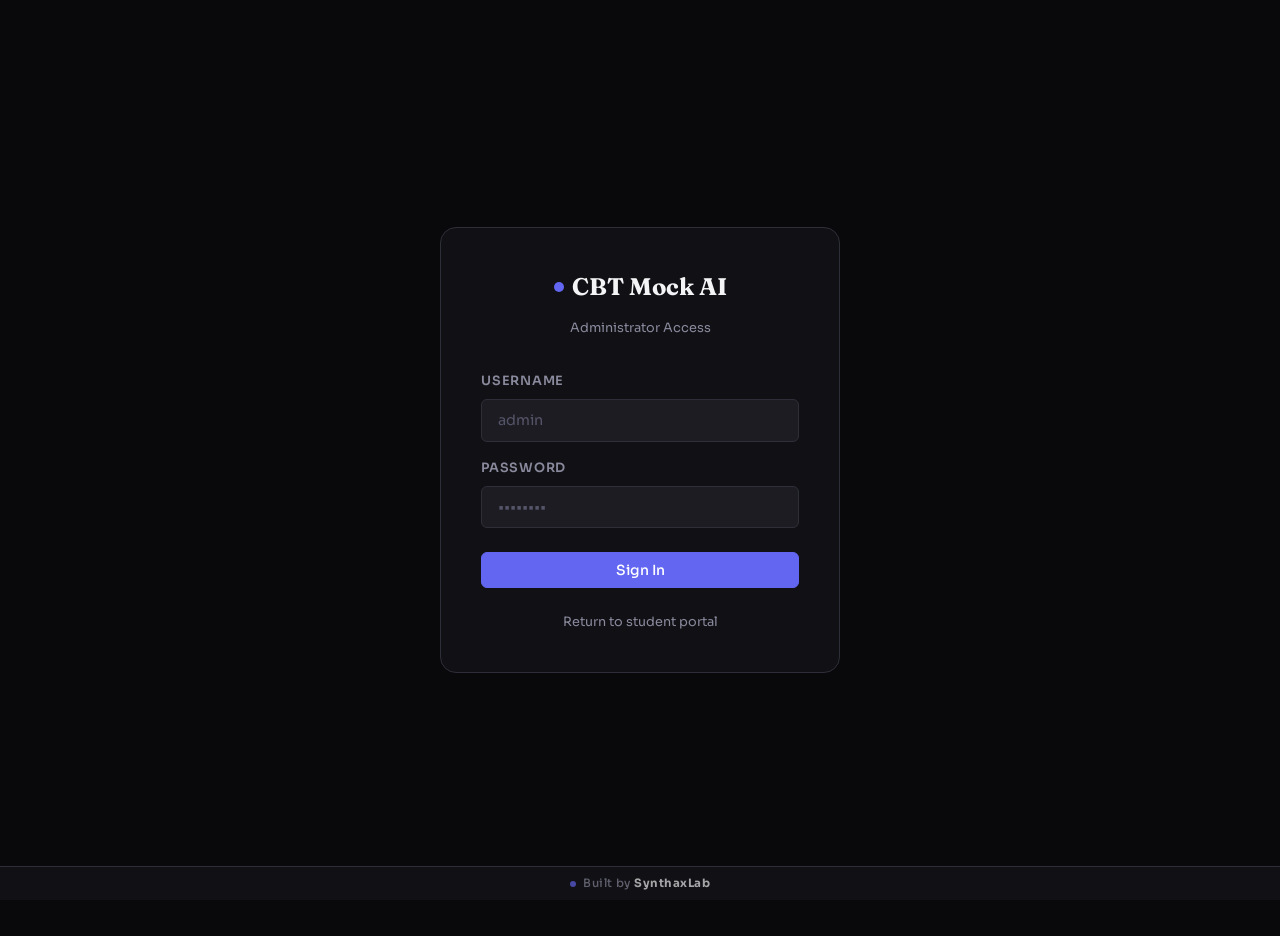
<file: frontend/admin/login.html>
<!DOCTYPE html>
<html lang="en">
<head>
  <meta charset="UTF-8" />
  <meta name="viewport" content="width=device-width, initial-scale=1.0" />
  <title>Admin Login — CBT Mock AI</title>
  <link rel="preconnect" href="https://fonts.googleapis.com" />
  <link rel="preconnect" href="https://fonts.gstatic.com" crossorigin />
  <link rel="stylesheet" href="../css/style.css" />
</head>
<body>

  <div class="login-page">
    <div class="login-card">

      <div class="login-brand">
        <div style="display:inline-flex; align-items:center; gap:0.5rem; margin-bottom:0.5rem;">
          <span style="width:10px; height:10px; background:var(--accent); border-radius:50%; display:inline-block;"></span>
          <span style="font-family:var(--font-display); font-size:1.5rem; font-weight:700;">CBT Mock AI</span>
        </div>
        <p class="brand-label">Administrator Access</p>
      </div>

      <div id="login-error" class="alert alert-danger hidden" style="margin-bottom:1.25rem;"></div>

      <div style="display:flex; flex-direction:column; gap:1rem;">

        <div class="form-group">
          <label class="form-label" for="username">Username</label>
          <input type="text" id="username" class="form-input" placeholder="admin" autocomplete="username" />
        </div>

        <div class="form-group">
          <label class="form-label" for="password">Password</label>
          <input type="password" id="password" class="form-input" placeholder="••••••••" autocomplete="current-password" />
        </div>

        <button class="btn btn-primary btn-full" id="btn-login" style="margin-top:0.5rem;">
          Sign In
        </button>

      </div>

      <p style="text-align:center; margin-top:1.5rem; font-size:0.8rem; color:var(--text-muted);">
        <a href="../index.html" style="color:var(--text-muted);">Return to student portal</a>
      </p>

    </div>
  </div>

  <script src="../js/config.js"></script>
  <script>
    initTheme();

    async function login() {
      const username = document.getElementById('username').value.trim();
      const password = document.getElementById('password').value.trim();
      const errEl    = document.getElementById('login-error');
      const btn      = document.getElementById('btn-login');

      errEl.classList.add('hidden');

      if (!username || !password) {
        errEl.textContent = 'Please enter your username and password.';
        errEl.classList.remove('hidden');
        return;
      }

      setLoading(btn, true, 'Signing in...');

      try {
        const data = await API.post('/auth/login', { username, password });
        Storage.setToken(data.token);
        window.location.href = 'dashboard.html';
      } catch (err) {
        errEl.textContent = err.message || 'Invalid credentials. Please try again.';
        errEl.classList.remove('hidden');
        setLoading(btn, false, 'Sign In');
      }
    }

    document.getElementById('btn-login').addEventListener('click', login);
    document.getElementById('password').addEventListener('keydown', e => {
      if (e.key === 'Enter') login();
    });
  </script>

  <!-- SynthaxLab Watermark -->
  <div class="synthaxlab-watermark">
    <a class="synthaxlab-watermark-inner" href="https://synthaxlab.netlify.app" target="_blank" rel="noopener">
      <span class="synthaxlab-watermark-dot"></span>
      <span class="synthaxlab-watermark-text">
        <span class="wm-prefix">Built by </span><strong>SynthaxLab</strong>
      </span>
    </a>
  </div>

</body>
</html>
</file>
<file: frontend/css/style.css>
/* ============================================================
   CBT Mock AI — Main Stylesheet
   Aesthetic: Precision Academic
   ============================================================ */

@import url('https://fonts.googleapis.com/css2?family=Sora:wght@300;400;500;600;700&family=Fraunces:ital,wght@0,400;0,600;0,700;1,400&family=DM+Mono:wght@400;500&display=swap');

/* ── Variables ─────────────────────────────────────────────── */
:root {
  --bg:          #09090B;
  --surface:     #111115;
  --surface-2:   #1C1C22;
  --surface-3:   #26262E;
  --border:      #2E2E38;
  --border-2:    #3D3D4A;

  --text:        #F4F4F6;
  --text-muted:  #8A8A9E;
  --text-dim:    #55556A;

  --accent:      #6366F1;
  --accent-2:    #818CF8;
  --accent-glow: rgba(99,102,241,0.15);

  --success:     #22C55E;
  --success-bg:  rgba(34,197,94,0.1);
  --danger:      #EF4444;
  --danger-bg:   rgba(239,68,68,0.1);
  --warning:     #F59E0B;
  --warning-bg:  rgba(245,158,11,0.1);

  --radius:      6px;
  --radius-lg:   10px;
  --radius-xl:   16px;

  --font-body:   'Sora', system-ui, sans-serif;
  --font-display:'Fraunces', Georgia, serif;
  --font-mono:   'DM Mono', 'Courier New', monospace;

  --transition:  150ms cubic-bezier(0.4, 0, 0.2, 1);
  --shadow:      0 1px 3px rgba(0,0,0,0.4), 0 4px 12px rgba(0,0,0,0.3);
  --shadow-lg:   0 8px 32px rgba(0,0,0,0.5), 0 2px 8px rgba(0,0,0,0.4);
}

/* Light mode */
body.light-mode {
  --bg:          #F8F8FC;
  --surface:     #FFFFFF;
  --surface-2:   #F1F1F8;
  --surface-3:   #E8E8F2;
  --border:      #DCDCE8;
  --border-2:    #C8C8DA;

  --text:        #0D0D14;
  --text-muted:  #5A5A72;
  --text-dim:    #9494A8;

  --accent-glow: rgba(99,102,241,0.08);
  --shadow:      0 1px 3px rgba(0,0,0,0.08), 0 4px 12px rgba(0,0,0,0.06);
  --shadow-lg:   0 8px 32px rgba(0,0,0,0.12), 0 2px 8px rgba(0,0,0,0.08);
}

/* ── Reset ─────────────────────────────────────────────────── */
*, *::before, *::after { box-sizing: border-box; margin: 0; padding: 0; }

html { scroll-behavior: smooth; font-size: 16px; }

body {
  font-family: var(--font-body);
  background: var(--bg);
  color: var(--text);
  line-height: 1.6;
  min-height: 100vh;
  transition: background var(--transition), color var(--transition);
  -webkit-font-smoothing: antialiased;
}

a { color: var(--accent-2); text-decoration: none; }
a:hover { color: var(--text); }

img { max-width: 100%; }

/* ── Utility ────────────────────────────────────────────────── */
.hidden { display: none !important; }
.sr-only { position: absolute; width: 1px; height: 1px; overflow: hidden; clip: rect(0,0,0,0); }

.text-muted  { color: var(--text-muted); }
.text-accent { color: var(--accent-2); }
.text-success{ color: var(--success); }
.text-danger { color: var(--danger); }
.text-center { text-align: center; }

.mt-1 { margin-top: 0.5rem; }
.mt-2 { margin-top: 1rem; }
.mt-3 { margin-top: 1.5rem; }
.mb-1 { margin-bottom: 0.5rem; }
.mb-2 { margin-bottom: 1rem; }

/* ── Layout ─────────────────────────────────────────────────── */
.container {
  max-width: 1100px;
  margin: 0 auto;
  padding: 0 1.5rem;
}

.container-sm {
  max-width: 720px;
  margin: 0 auto;
  padding: 0 1.5rem;
}

/* ── Navbar ─────────────────────────────────────────────────── */
.navbar {
  position: sticky;
  top: 0;
  z-index: 100;
  background: var(--surface);
  border-bottom: 1px solid var(--border);
  backdrop-filter: blur(12px);
  -webkit-backdrop-filter: blur(12px);
}

.navbar-inner {
  display: flex;
  align-items: center;
  justify-content: space-between;
  height: 60px;
}

.navbar-brand {
  display: flex;
  align-items: center;
  gap: 0.6rem;
  font-family: var(--font-display);
  font-size: 1.25rem;
  font-weight: 700;
  color: var(--text);
  letter-spacing: -0.01em;
}

.navbar-brand .brand-dot {
  width: 8px;
  height: 8px;
  background: var(--accent);
  border-radius: 50%;
  flex-shrink: 0;
}

.navbar-actions {
  display: flex;
  align-items: center;
  gap: 0.75rem;
}

/* Theme toggle */
.theme-toggle {
  background: var(--surface-2);
  border: 1px solid var(--border);
  color: var(--text-muted);
  width: 36px;
  height: 36px;
  border-radius: var(--radius);
  cursor: pointer;
  display: flex;
  align-items: center;
  justify-content: center;
  font-size: 0.85rem;
  transition: all var(--transition);
  flex-shrink: 0;
}
.theme-toggle:hover { background: var(--surface-3); color: var(--text); }

/* ── Buttons ─────────────────────────────────────────────────── */
.btn {
  display: inline-flex;
  align-items: center;
  justify-content: center;
  gap: 0.5rem;
  padding: 0.6rem 1.25rem;
  border-radius: var(--radius);
  font-family: var(--font-body);
  font-size: 0.875rem;
  font-weight: 500;
  cursor: pointer;
  border: 1px solid transparent;
  transition: all var(--transition);
  white-space: nowrap;
  line-height: 1;
}
.btn:disabled { opacity: 0.5; cursor: not-allowed; }

.btn-primary {
  background: var(--accent);
  color: #fff;
  border-color: var(--accent);
}
.btn-primary:hover:not(:disabled) { background: #4F46E5; border-color: #4F46E5; }

.btn-ghost {
  background: transparent;
  color: var(--text-muted);
  border-color: var(--border);
}
.btn-ghost:hover:not(:disabled) { background: var(--surface-2); color: var(--text); border-color: var(--border-2); }

.btn-danger {
  background: transparent;
  color: var(--danger);
  border-color: var(--danger);
}
.btn-danger:hover:not(:disabled) { background: var(--danger-bg); }

.btn-success {
  background: var(--success);
  color: #fff;
  border-color: var(--success);
}
.btn-success:hover:not(:disabled) { background: #16A34A; }

.btn-lg {
  padding: 0.875rem 2rem;
  font-size: 1rem;
  border-radius: var(--radius-lg);
}

.btn-sm {
  padding: 0.35rem 0.75rem;
  font-size: 0.8rem;
}

.btn-icon {
  padding: 0.5rem;
  width: 34px;
  height: 34px;
}

.btn-full { width: 100%; }

/* ── Cards ───────────────────────────────────────────────────── */
.card {
  background: var(--surface);
  border: 1px solid var(--border);
  border-radius: var(--radius-lg);
  padding: 1.5rem;
}

.card-sm {
  padding: 1rem;
}

/* ── Forms ───────────────────────────────────────────────────── */
.form-group { display: flex; flex-direction: column; gap: 0.5rem; }
.form-label {
  font-size: 0.8rem;
  font-weight: 600;
  letter-spacing: 0.06em;
  text-transform: uppercase;
  color: var(--text-muted);
}

.form-input, .form-select, .form-textarea {
  background: var(--surface-2);
  border: 1px solid var(--border);
  color: var(--text);
  font-family: var(--font-body);
  font-size: 0.9rem;
  padding: 0.7rem 1rem;
  border-radius: var(--radius);
  transition: border-color var(--transition), box-shadow var(--transition);
  width: 100%;
  outline: none;
}
.form-input:focus, .form-select:focus, .form-textarea:focus {
  border-color: var(--accent);
  box-shadow: 0 0 0 3px var(--accent-glow);
}
.form-input::placeholder { color: var(--text-dim); }
.form-textarea { resize: vertical; min-height: 120px; }
.form-select { appearance: none; cursor: pointer; }

.form-hint {
  font-size: 0.78rem;
  color: var(--text-muted);
}

/* ── Alert/Toast ─────────────────────────────────────────────── */
.alert {
  padding: 0.75rem 1rem;
  border-radius: var(--radius);
  font-size: 0.875rem;
  display: flex;
  gap: 0.5rem;
  align-items: flex-start;
}
.alert-success { background: var(--success-bg); color: var(--success); border: 1px solid rgba(34,197,94,0.2); }
.alert-danger  { background: var(--danger-bg); color: var(--danger); border: 1px solid rgba(239,68,68,0.2); }
.alert-warning { background: var(--warning-bg); color: var(--warning); border: 1px solid rgba(245,158,11,0.2); }

/* ── Badge ───────────────────────────────────────────────────── */
.badge {
  display: inline-flex;
  align-items: center;
  gap: 0.25rem;
  padding: 0.2rem 0.6rem;
  border-radius: 100px;
  font-size: 0.72rem;
  font-weight: 600;
  letter-spacing: 0.04em;
  text-transform: uppercase;
}
.badge-published { background: var(--success-bg); color: var(--success); }
.badge-draft     { background: var(--surface-3); color: var(--text-muted); }
.badge-warning   { background: var(--warning-bg); color: var(--warning); }
.badge-accent    { background: var(--accent-glow); color: var(--accent-2); }

/* ── Loading spinner ─────────────────────────────────────────── */
.spinner {
  width: 20px;
  height: 20px;
  border: 2px solid var(--border);
  border-top-color: var(--accent);
  border-radius: 50%;
  animation: spin 0.7s linear infinite;
  flex-shrink: 0;
}
.spinner-lg { width: 40px; height: 40px; border-width: 3px; }

@keyframes spin { to { transform: rotate(360deg); } }

.loading-state {
  display: flex;
  flex-direction: column;
  align-items: center;
  gap: 1rem;
  padding: 3rem;
  text-align: center;
  color: var(--text-muted);
}

/* ── Divider ─────────────────────────────────────────────────── */
.divider {
  border: none;
  border-top: 1px solid var(--border);
  margin: 1.5rem 0;
}

/* ── Page sections ───────────────────────────────────────────── */
.page-header {
  padding: 2.5rem 0 2rem;
  border-bottom: 1px solid var(--border);
  margin-bottom: 2rem;
}
.page-title {
  font-family: var(--font-display);
  font-size: 1.8rem;
  font-weight: 700;
  color: var(--text);
  letter-spacing: -0.02em;
}
.page-subtitle {
  margin-top: 0.4rem;
  color: var(--text-muted);
  font-size: 0.9rem;
}

/* ── Stat cards ──────────────────────────────────────────────── */
.stats-grid {
  display: grid;
  grid-template-columns: repeat(auto-fit, minmax(180px, 1fr));
  gap: 1rem;
  margin-bottom: 2rem;
}

.stat-card {
  background: var(--surface);
  border: 1px solid var(--border);
  border-radius: var(--radius-lg);
  padding: 1.25rem;
}

.stat-label {
  font-size: 0.72rem;
  font-weight: 600;
  letter-spacing: 0.08em;
  text-transform: uppercase;
  color: var(--text-muted);
  margin-bottom: 0.5rem;
}

.stat-value {
  font-family: var(--font-mono);
  font-size: 2rem;
  font-weight: 500;
  color: var(--text);
  line-height: 1;
}

.stat-sub {
  margin-top: 0.25rem;
  font-size: 0.78rem;
  color: var(--text-muted);
}

/* ── Table ───────────────────────────────────────────────────── */
.table-wrapper {
  overflow-x: auto;
  border-radius: var(--radius-lg);
  border: 1px solid var(--border);
}

.data-table {
  width: 100%;
  border-collapse: collapse;
}

.data-table th, .data-table td {
  padding: 0.75rem 1rem;
  text-align: left;
  border-bottom: 1px solid var(--border);
  font-size: 0.875rem;
}

.data-table th {
  background: var(--surface-2);
  font-weight: 600;
  font-size: 0.75rem;
  letter-spacing: 0.06em;
  text-transform: uppercase;
  color: var(--text-muted);
}

.data-table tr:last-child td { border-bottom: none; }
.data-table tbody tr:hover { background: var(--surface-2); }

/* ── Tabs ─────────────────────────────────────────────────────── */
.tabs {
  display: flex;
  gap: 0;
  border-bottom: 1px solid var(--border);
  margin-bottom: 1.5rem;
}

.tab-btn {
  padding: 0.75rem 1.25rem;
  font-size: 0.875rem;
  font-weight: 500;
  cursor: pointer;
  border: none;
  background: transparent;
  color: var(--text-muted);
  font-family: var(--font-body);
  border-bottom: 2px solid transparent;
  margin-bottom: -1px;
  transition: all var(--transition);
}

.tab-btn:hover { color: var(--text); }
.tab-btn.active { color: var(--accent-2); border-bottom-color: var(--accent); }

/* ── Modal ───────────────────────────────────────────────────── */
.modal-overlay {
  position: fixed;
  inset: 0;
  background: rgba(0,0,0,0.7);
  backdrop-filter: blur(4px);
  z-index: 1000;
  display: flex;
  align-items: center;
  justify-content: center;
  padding: 1rem;
  animation: fadeIn 150ms ease;
}

.modal {
  background: var(--surface);
  border: 1px solid var(--border);
  border-radius: var(--radius-xl);
  width: 100%;
  max-width: 560px;
  max-height: 90vh;
  overflow-y: auto;
  animation: slideUp 200ms ease;
}

.modal-header {
  padding: 1.5rem 1.5rem 0;
  display: flex;
  align-items: center;
  justify-content: space-between;
}

.modal-title {
  font-family: var(--font-display);
  font-size: 1.2rem;
  font-weight: 600;
}

.modal-body { padding: 1.5rem; }
.modal-footer {
  padding: 0 1.5rem 1.5rem;
  display: flex;
  justify-content: flex-end;
  gap: 0.75rem;
}

@keyframes fadeIn { from { opacity: 0; } to { opacity: 1; } }
@keyframes slideUp { from { transform: translateY(20px); opacity: 0; } to { transform: translateY(0); opacity: 1; } }

/* ── Progress bar ────────────────────────────────────────────── */
.progress-bar {
  background: var(--surface-2);
  border-radius: 100px;
  height: 6px;
  overflow: hidden;
}
.progress-fill {
  height: 100%;
  background: var(--accent);
  border-radius: 100px;
  transition: width 0.3s ease;
}

/* ══════════════════════════════════════════════════════════════
   HOMEPAGE STYLES
   ══════════════════════════════════════════════════════════════ */
.hero {
  min-height: calc(100vh - 60px);
  display: flex;
  flex-direction: column;
  align-items: center;
  justify-content: center;
  padding: 4rem 1.5rem;
  text-align: center;
  position: relative;
  overflow: hidden;
}

.hero::before {
  content: '';
  position: absolute;
  top: -200px;
  left: 50%;
  transform: translateX(-50%);
  width: 600px;
  height: 600px;
  background: radial-gradient(circle, var(--accent-glow) 0%, transparent 70%);
  pointer-events: none;
  z-index: 0;
}

.hero > * { position: relative; z-index: 1; }

.hero-eyebrow {
  display: inline-flex;
  align-items: center;
  gap: 0.5rem;
  background: var(--accent-glow);
  border: 1px solid rgba(99,102,241,0.2);
  color: var(--accent-2);
  font-size: 0.78rem;
  font-weight: 600;
  letter-spacing: 0.1em;
  text-transform: uppercase;
  padding: 0.35rem 0.9rem;
  border-radius: 100px;
  margin-bottom: 1.75rem;
}

.hero-eyebrow .dot {
  width: 6px;
  height: 6px;
  background: var(--accent);
  border-radius: 50%;
}

.hero-title {
  font-family: var(--font-display);
  font-size: clamp(2.5rem, 6vw, 4.5rem);
  font-weight: 700;
  letter-spacing: -0.03em;
  line-height: 1.1;
  max-width: 760px;
  margin-bottom: 1rem;
}

.hero-title .highlight {
  color: var(--accent-2);
  font-style: italic;
}

.hero-desc {
  font-size: 1.05rem;
  color: var(--text-muted);
  max-width: 520px;
  line-height: 1.7;
  margin-bottom: 2.5rem;
}

/* Search */
.search-container {
  width: 100%;
  max-width: 540px;
  margin-bottom: 2rem;
}

.search-box {
  position: relative;
  display: flex;
  align-items: center;
}

.search-icon {
  position: absolute;
  left: 1.1rem;
  color: var(--text-muted);
  pointer-events: none;
  font-size: 0.9rem;
}

.search-input {
  width: 100%;
  background: var(--surface);
  border: 1px solid var(--border-2);
  color: var(--text);
  font-family: var(--font-body);
  font-size: 1rem;
  padding: 1rem 1rem 1rem 3rem;
  border-radius: var(--radius-lg);
  outline: none;
  transition: border-color var(--transition), box-shadow var(--transition);
}
.search-input:focus {
  border-color: var(--accent);
  box-shadow: 0 0 0 4px var(--accent-glow);
}
.search-input::placeholder { color: var(--text-dim); }

.search-results {
  margin-top: 1rem;
  text-align: left;
}

.course-result-card {
  background: var(--surface);
  border: 1px solid var(--border);
  border-radius: var(--radius-lg);
  padding: 1.25rem;
  display: flex;
  align-items: center;
  justify-content: space-between;
  gap: 1rem;
  margin-bottom: 0.75rem;
  transition: border-color var(--transition), transform var(--transition);
  animation: slideUp 200ms ease;
}
.course-result-card:hover {
  border-color: var(--border-2);
  transform: translateY(-1px);
}

.course-result-info .course-name {
  font-weight: 600;
  font-size: 0.95rem;
  margin-bottom: 0.25rem;
}
.course-result-info .course-meta {
  font-size: 0.78rem;
  color: var(--text-muted);
  display: flex;
  gap: 1rem;
}

.course-result-actions {
  display: flex;
  gap: 0.5rem;
  flex-shrink: 0;
}

.no-results {
  text-align: center;
  padding: 2rem;
  background: var(--surface);
  border: 1px solid var(--border);
  border-radius: var(--radius-lg);
  color: var(--text-muted);
  animation: slideUp 200ms ease;
}

.no-results .no-results-title {
  font-weight: 600;
  color: var(--text);
  margin-bottom: 0.25rem;
}

/* Quick actions */
.quick-actions {
  display: flex;
  gap: 1rem;
  flex-wrap: wrap;
  justify-content: center;
}

.action-card {
  background: var(--surface);
  border: 1px solid var(--border);
  border-radius: var(--radius-lg);
  padding: 1.5rem 2rem;
  text-align: center;
  cursor: pointer;
  transition: all var(--transition);
  min-width: 200px;
  flex: 1;
  max-width: 260px;
}
.action-card:hover {
  border-color: var(--accent);
  background: var(--accent-glow);
  transform: translateY(-2px);
  box-shadow: var(--shadow);
}

.action-card-icon {
  font-size: 1.5rem;
  margin-bottom: 0.75rem;
  color: var(--accent-2);
}

.action-card-title {
  font-weight: 600;
  font-size: 0.95rem;
  margin-bottom: 0.25rem;
}

.action-card-desc {
  font-size: 0.8rem;
  color: var(--text-muted);
  line-height: 1.4;
}

/* ══════════════════════════════════════════════════════════════
   EXAM STYLES
   ══════════════════════════════════════════════════════════════ */
.exam-layout {
  min-height: calc(100vh - 60px);
  padding: 1.5rem 0;
}

.exam-header {
  background: var(--surface);
  border: 1px solid var(--border);
  border-radius: var(--radius-lg);
  padding: 1rem 1.5rem;
  display: flex;
  align-items: center;
  justify-content: space-between;
  gap: 1rem;
  margin-bottom: 1.5rem;
}

.exam-course-name {
  font-weight: 600;
  font-size: 0.95rem;
}

.exam-progress-info {
  display: flex;
  align-items: center;
  gap: 0.75rem;
  color: var(--text-muted);
  font-size: 0.875rem;
}

.question-counter {
  font-family: var(--font-mono);
  font-size: 0.875rem;
  color: var(--text-muted);
}

/* Timer */
.timer-display {
  display: flex;
  align-items: center;
  gap: 0.5rem;
  font-family: var(--font-mono);
  font-size: 1.2rem;
  font-weight: 500;
  color: var(--text);
  background: var(--surface-2);
  border: 1px solid var(--border);
  padding: 0.5rem 1rem;
  border-radius: var(--radius);
}
.timer-display.warning { color: var(--warning); border-color: var(--warning); background: var(--warning-bg); }
.timer-display.critical { color: var(--danger); border-color: var(--danger); background: var(--danger-bg); animation: pulse 1s infinite; }

@keyframes pulse { 0%,100% { opacity: 1; } 50% { opacity: 0.6; } }

/* Question card */
.question-card {
  background: var(--surface);
  border: 1px solid var(--border);
  border-radius: var(--radius-xl);
  padding: 2rem;
  margin-bottom: 1.5rem;
}

.question-number {
  font-family: var(--font-mono);
  font-size: 0.75rem;
  color: var(--accent-2);
  text-transform: uppercase;
  letter-spacing: 0.1em;
  margin-bottom: 0.75rem;
}

.question-text {
  font-size: 1.05rem;
  line-height: 1.7;
  color: var(--text);
  margin-bottom: 1.75rem;
}

/* Options */
.options-grid {
  display: grid;
  grid-template-columns: 1fr;
  gap: 0.75rem;
}

.option-btn {
  display: flex;
  align-items: flex-start;
  gap: 1rem;
  padding: 1rem 1.25rem;
  background: var(--surface-2);
  border: 1px solid var(--border);
  border-radius: var(--radius-lg);
  cursor: pointer;
  text-align: left;
  width: 100%;
  font-family: var(--font-body);
  font-size: 0.9rem;
  color: var(--text);
  transition: all var(--transition);
}
.option-btn:hover:not(:disabled) { border-color: var(--accent); background: var(--accent-glow); }
.option-btn.selected { border-color: var(--accent); background: var(--accent-glow); }
.option-btn.correct  { border-color: var(--success); background: var(--success-bg); color: var(--success); }
.option-btn.wrong    { border-color: var(--danger); background: var(--danger-bg); color: var(--danger); }
.option-btn:disabled { cursor: default; }

.option-letter {
  display: inline-flex;
  align-items: center;
  justify-content: center;
  width: 28px;
  height: 28px;
  border-radius: var(--radius);
  background: var(--surface-3);
  border: 1px solid var(--border);
  font-family: var(--font-mono);
  font-size: 0.8rem;
  font-weight: 500;
  flex-shrink: 0;
  color: var(--text-muted);
}
.option-btn.selected .option-letter { background: var(--accent); border-color: var(--accent); color: #fff; }
.option-btn.correct  .option-letter { background: var(--success); border-color: var(--success); color: #fff; }
.option-btn.wrong    .option-letter { background: var(--danger); border-color: var(--danger); color: #fff; }

.option-text { padding-top: 2px; line-height: 1.5; }

/* Navigation */
.exam-nav {
  display: flex;
  align-items: center;
  justify-content: space-between;
  gap: 1rem;
}

/* Question grid navigator */
.question-grid-nav {
  display: grid;
  grid-template-columns: repeat(auto-fill, minmax(36px, 1fr));
  gap: 0.4rem;
  padding: 1rem;
  background: var(--surface);
  border: 1px solid var(--border);
  border-radius: var(--radius-lg);
  margin-bottom: 1.5rem;
}

.q-nav-btn {
  width: 36px;
  height: 36px;
  display: flex;
  align-items: center;
  justify-content: center;
  border-radius: var(--radius);
  font-family: var(--font-mono);
  font-size: 0.72rem;
  font-weight: 500;
  cursor: pointer;
  border: 1px solid var(--border);
  background: var(--surface-2);
  color: var(--text-muted);
  transition: all var(--transition);
}
.q-nav-btn:hover { border-color: var(--accent); color: var(--text); }
.q-nav-btn.answered { background: var(--accent-glow); border-color: var(--accent); color: var(--accent-2); }
.q-nav-btn.current { background: var(--accent); border-color: var(--accent); color: #fff; }

/* Results */
.results-card {
  background: var(--surface);
  border: 1px solid var(--border);
  border-radius: var(--radius-xl);
  padding: 2.5rem;
  text-align: center;
  margin-bottom: 2rem;
}

.score-display {
  font-family: var(--font-display);
  font-size: 5rem;
  font-weight: 700;
  color: var(--text);
  line-height: 1;
  margin: 1rem 0;
}

.score-display .total {
  font-size: 2rem;
  color: var(--text-muted);
}

.score-label {
  font-size: 0.8rem;
  letter-spacing: 0.1em;
  text-transform: uppercase;
  color: var(--text-muted);
  font-weight: 600;
}

.score-grade {
  display: inline-block;
  font-family: var(--font-mono);
  font-size: 0.875rem;
  padding: 0.35rem 1rem;
  border-radius: 100px;
  margin-top: 0.75rem;
}

.result-item {
  background: var(--surface-2);
  border: 1px solid var(--border);
  border-radius: var(--radius-lg);
  padding: 1.25rem;
  margin-bottom: 0.75rem;
  text-align: left;
  transition: border-color var(--transition);
}
.result-item.correct { border-left: 3px solid var(--success); }
.result-item.wrong   { border-left: 3px solid var(--danger); }

.result-question { font-size: 0.9rem; color: var(--text); margin-bottom: 0.75rem; font-weight: 500; }
.result-answers  { display: flex; gap: 1rem; flex-wrap: wrap; }
.result-answer-tag {
  font-size: 0.78rem;
  padding: 0.2rem 0.6rem;
  border-radius: var(--radius);
  font-weight: 500;
}
.result-answer-tag.chosen  { background: var(--danger-bg); color: var(--danger); }
.result-answer-tag.correct { background: var(--success-bg); color: var(--success); }
.result-explanation {
  margin-top: 0.75rem;
  font-size: 0.82rem;
  color: var(--text-muted);
  padding-top: 0.75rem;
  border-top: 1px solid var(--border);
  line-height: 1.6;
}

/* ══════════════════════════════════════════════════════════════
   SUMMARY STYLES
   ══════════════════════════════════════════════════════════════ */
.summary-page {
  padding: 2rem 0 4rem;
}

.summary-meta {
  display: flex;
  align-items: center;
  gap: 1rem;
  margin-bottom: 2rem;
  padding-bottom: 1.5rem;
  border-bottom: 1px solid var(--border);
}

.summary-body {
  background: var(--surface);
  border: 1px solid var(--border);
  border-radius: var(--radius-xl);
  padding: 2.5rem;
}

/* Summary HTML content styles */
.summary-content h2 {
  font-family: var(--font-display);
  font-size: 1.5rem;
  font-weight: 600;
  color: var(--text);
  margin: 2rem 0 1rem;
  padding-bottom: 0.5rem;
  border-bottom: 1px solid var(--border);
  letter-spacing: -0.01em;
}
.summary-content h2:first-child { margin-top: 0; }
.summary-content h3 {
  font-size: 1.05rem;
  font-weight: 600;
  color: var(--accent-2);
  margin: 1.5rem 0 0.75rem;
}
.summary-content p { margin-bottom: 1rem; line-height: 1.8; color: var(--text); font-size: 0.95rem; }
.summary-content ul { padding-left: 1.25rem; margin-bottom: 1rem; }
.summary-content li {
  margin-bottom: 0.5rem;
  line-height: 1.7;
  font-size: 0.9rem;
  color: var(--text-muted);
}
.summary-content li::marker { color: var(--accent); }
.summary-content strong { color: var(--text); font-weight: 600; }
.summary-content em { font-style: italic; color: var(--text-muted); }

/* ══════════════════════════════════════════════════════════════
   ADMIN STYLES
   ══════════════════════════════════════════════════════════════ */

/* Login */
.login-page {
  min-height: 100vh;
  display: flex;
  align-items: center;
  justify-content: center;
  padding: 2rem;
}

.login-card {
  width: 100%;
  max-width: 400px;
  background: var(--surface);
  border: 1px solid var(--border);
  border-radius: var(--radius-xl);
  padding: 2.5rem;
}

.login-brand {
  text-align: center;
  margin-bottom: 2rem;
}
.login-brand .brand-name {
  font-family: var(--font-display);
  font-size: 1.6rem;
  font-weight: 700;
  color: var(--text);
}
.login-brand .brand-label {
  font-size: 0.8rem;
  color: var(--text-muted);
  margin-top: 0.25rem;
}

/* Admin layout */
.admin-layout {
  display: flex;
  min-height: calc(100vh - 60px);
}

.sidebar {
  width: 240px;
  flex-shrink: 0;
  background: var(--surface);
  border-right: 1px solid var(--border);
  padding: 1.5rem 1rem;
  position: sticky;
  top: 60px;
  height: calc(100vh - 60px);
  overflow-y: auto;
}

.sidebar-section-label {
  font-size: 0.65rem;
  font-weight: 700;
  letter-spacing: 0.12em;
  text-transform: uppercase;
  color: var(--text-dim);
  margin: 1rem 0.75rem 0.5rem;
}

.sidebar-item {
  display: flex;
  align-items: center;
  gap: 0.75rem;
  padding: 0.6rem 0.75rem;
  border-radius: var(--radius);
  font-size: 0.875rem;
  font-weight: 500;
  color: var(--text-muted);
  cursor: pointer;
  transition: all var(--transition);
  border: none;
  background: transparent;
  width: 100%;
  text-align: left;
  font-family: var(--font-body);
}
.sidebar-item:hover { background: var(--surface-2); color: var(--text); }
.sidebar-item.active { background: var(--accent-glow); color: var(--accent-2); }
.sidebar-item .icon { font-size: 0.9rem; width: 18px; flex-shrink: 0; }

.admin-main {
  flex: 1;
  min-width: 0;
  padding: 2rem 2rem;
  overflow: hidden;
}

/* Upload area */
.upload-zone {
  border: 2px dashed var(--border-2);
  border-radius: var(--radius-lg);
  padding: 3rem 2rem;
  text-align: center;
  cursor: pointer;
  transition: all var(--transition);
  background: var(--surface-2);
}
.upload-zone:hover, .upload-zone.dragover {
  border-color: var(--accent);
  background: var(--accent-glow);
}
.upload-zone input[type="file"] { display: none; }
.upload-icon { font-size: 2rem; color: var(--text-muted); margin-bottom: 0.75rem; }
.upload-title { font-weight: 600; margin-bottom: 0.25rem; }
.upload-hint { font-size: 0.8rem; color: var(--text-muted); }

/* Course selector */
.admin-course-selector {
  display: flex;
  gap: 0.5rem;
  margin-bottom: 1.5rem;
  overflow-x: auto;
  padding-bottom: 0.25rem;
}

.course-select-btn {
  display: flex;
  align-items: center;
  gap: 0.5rem;
  padding: 0.5rem 1rem;
  border-radius: 100px;
  font-size: 0.82rem;
  font-weight: 500;
  cursor: pointer;
  border: 1px solid var(--border);
  background: var(--surface-2);
  color: var(--text-muted);
  white-space: nowrap;
  font-family: var(--font-body);
  transition: all var(--transition);
}
.course-select-btn:hover { border-color: var(--accent); color: var(--text); }
.course-select-btn.active { border-color: var(--accent); background: var(--accent-glow); color: var(--accent-2); }

/* Question editor */
.question-item {
  background: var(--surface);
  border: 1px solid var(--border);
  border-radius: var(--radius-lg);
  padding: 1.25rem;
  margin-bottom: 0.75rem;
  transition: border-color var(--transition);
}
.question-item.approved { border-left: 3px solid var(--success); }
.question-item:hover { border-color: var(--border-2); }

.question-item-header {
  display: flex;
  align-items: flex-start;
  justify-content: space-between;
  gap: 1rem;
  margin-bottom: 0.75rem;
}

.question-item-num {
  font-family: var(--font-mono);
  font-size: 0.72rem;
  color: var(--text-muted);
  padding: 0.2rem 0.5rem;
  background: var(--surface-2);
  border-radius: var(--radius);
  flex-shrink: 0;
}

.question-item-text {
  font-size: 0.9rem;
  color: var(--text);
  flex: 1;
  line-height: 1.5;
}

.question-item-actions {
  display: flex;
  gap: 0.4rem;
  flex-shrink: 0;
}

.question-options-preview {
  display: grid;
  grid-template-columns: 1fr 1fr;
  gap: 0.4rem;
  margin-top: 0.75rem;
}

.question-option-preview {
  font-size: 0.78rem;
  padding: 0.3rem 0.5rem;
  background: var(--surface-2);
  border-radius: var(--radius);
  color: var(--text-muted);
}
.question-option-preview.correct {
  background: var(--success-bg);
  color: var(--success);
  font-weight: 600;
}

/* Processing state */
.processing-overlay {
  position: fixed;
  inset: 0;
  background: rgba(0,0,0,0.8);
  backdrop-filter: blur(6px);
  z-index: 2000;
  display: flex;
  flex-direction: column;
  align-items: center;
  justify-content: center;
  gap: 1rem;
  text-align: center;
  padding: 2rem;
}

.processing-title {
  font-family: var(--font-display);
  font-size: 1.5rem;
  font-weight: 600;
}
.processing-steps {
  margin-top: 1rem;
  display: flex;
  flex-direction: column;
  gap: 0.5rem;
  text-align: left;
  max-width: 320px;
}
.processing-step {
  display: flex;
  align-items: center;
  gap: 0.75rem;
  font-size: 0.875rem;
  color: var(--text-muted);
}
.processing-step.active { color: var(--text); }
.processing-step.done   { color: var(--success); }

/* ── Responsive ──────────────────────────────────────────────── */
@media (max-width: 768px) {
  .admin-layout { flex-direction: column; }
  .sidebar {
    width: 100%;
    height: auto;
    position: static;
    padding: 0.75rem;
    border-right: none;
    border-bottom: 1px solid var(--border);
    display: flex;
    flex-wrap: wrap;
    gap: 0.25rem;
  }
  .sidebar-section-label { display: none; }
  .sidebar-item { width: auto; padding: 0.5rem 0.75rem; }
  .admin-main { padding: 1.25rem 1rem; }

  .exam-header { flex-wrap: wrap; gap: 0.75rem; }
  .question-grid-nav { grid-template-columns: repeat(auto-fill, minmax(32px, 1fr)); }
  .question-card { padding: 1.25rem; }

  .hero { padding: 3rem 1rem; }
  .quick-actions { gap: 0.75rem; }
  .action-card { min-width: 0; max-width: 100%; flex: 1 1 calc(50% - 0.375rem); }

  .summary-body { padding: 1.5rem; }
  .question-options-preview { grid-template-columns: 1fr; }
  .modal { border-radius: var(--radius-lg); }
  .results-card { padding: 1.5rem; }
  .score-display { font-size: 4rem; }
}

@media (max-width: 480px) {
  .exam-nav { flex-direction: column; gap: 0.75rem; }
  .exam-nav .btn { width: 100%; }
  .action-card { flex: 1 1 100%; }
  .result-answers { flex-direction: column; gap: 0.5rem; }
}

/* ══════════════════════════════════════════════════════════════
   SYNTHAXLAB WATERMARK
   ══════════════════════════════════════════════════════════════ */
.synthaxlab-watermark {
  position: fixed;
  bottom: 0;
  left: 0;
  right: 0;
  z-index: 500;
  display: flex;
  align-items: center;
  justify-content: center;
  padding: 0.45rem 1rem;
  background: var(--surface);
  border-top: 1px solid var(--border);
  gap: 0.5rem;
  pointer-events: none;
  user-select: none;
}

.synthaxlab-watermark a {
  pointer-events: all;
}

.synthaxlab-watermark-inner {
  display: flex;
  align-items: center;
  gap: 0.45rem;
  text-decoration: none;
  opacity: 0.65;
  transition: opacity var(--transition);
}

.synthaxlab-watermark-inner:hover {
  opacity: 1;
}

.synthaxlab-watermark-dot {
  width: 6px;
  height: 6px;
  background: var(--accent);
  border-radius: 50%;
  flex-shrink: 0;
}

.synthaxlab-watermark-text {
  font-family: var(--font-body);
  font-size: 0.72rem;
  font-weight: 500;
  letter-spacing: 0.04em;
  color: var(--text-muted);
  white-space: nowrap;
}

.synthaxlab-watermark-text strong {
  font-weight: 700;
  color: var(--text);
}

/* Push page content above the watermark bar */
body {
  padding-bottom: 36px;
}

@media (max-width: 480px) {
  .synthaxlab-watermark-text .wm-prefix {
    display: none;
  }
}

/* ══════════════════════════════════════════════════════════════
   HERO SPLIT LAYOUT — Profile card beside title
   ══════════════════════════════════════════════════════════════ */

.hero-split {
  flex-direction: row;
  align-items: center;
  justify-content: center;
  gap: 4rem;
  text-align: left;
  padding: 3rem 2rem;
  max-width: 1100px;
  margin: 0 auto;
  min-height: calc(100vh - 60px);
}

.hero-split::before {
  left: 30%;
  transform: none;
}

.hero-content {
  flex: 1;
  min-width: 0;
  max-width: 580px;
  display: flex;
  flex-direction: column;
  align-items: flex-start;
}

.hero-content .hero-eyebrow { align-self: flex-start; }
.hero-content .search-container { width: 100%; }
.hero-content .quick-actions { justify-content: flex-start; width: 100%; }
.hero-content .action-card { flex: 1 1 180px; max-width: 240px; text-align: left; }

/* ── Profile card ─────────────────────────────────────────────── */
.hero-profile {
  flex-shrink: 0;
  display: flex;
  align-items: center;
  justify-content: center;
}

.profile-card {
  display: flex;
  flex-direction: column;
  align-items: center;
  gap: 1.25rem;
  background: var(--surface);
  border: 1px solid var(--border);
  border-radius: var(--radius-xl);
  padding: 2rem 1.75rem;
  width: 220px;
  position: relative;
  box-shadow: var(--shadow-lg);
  transition: transform var(--transition), box-shadow var(--transition);
}

.profile-card:hover {
  transform: translateY(-4px);
  box-shadow: 0 16px 48px rgba(0,0,0,0.5), 0 0 0 1px var(--border-2);
}

/* Subtle accent glow behind the card */
.profile-card::before {
  content: '';
  position: absolute;
  inset: -1px;
  border-radius: var(--radius-xl);
  background: linear-gradient(135deg, var(--accent) 0%, transparent 60%);
  opacity: 0.12;
  pointer-events: none;
  z-index: 0;
}

.profile-card > * { position: relative; z-index: 1; }

/* Image */
.profile-img-wrap {
  position: relative;
  width: 70px;
  height: 70px;
  flex-shrink: 0;
}

.profile-img {
  width: 130px;
  height: 130px;
  border-radius: 50%;
  object-fit: cover;
  object-position: top center;
  display: block;
  border: 3px solid var(--surface-3);
}

/* Spinning accent ring */
.profile-img-ring {
  position: absolute;
  inset: -5px;
  border-radius: 50%;
  border: 2px solid transparent;
  border-top-color: var(--accent);
  border-right-color: var(--accent);
  animation: spin 4s linear infinite;
  pointer-events: none;
}

/* Info */
.profile-info {
  display: flex;
  flex-direction: column;
  align-items: center;
  gap: 0.3rem;
  text-align: center;
}

.profile-name {
  font-family: var(--font-display);
  font-size: 1rem;
  font-weight: 700;
  color: var(--text);
  letter-spacing: -0.01em;
  line-height: 1.2;
}

.profile-handle {
  font-size: 0.72rem;
  color: var(--accent-2);
  font-weight: 500;
  letter-spacing: 0.02em;
}

.profile-phone {
  display: inline-flex;
  align-items: center;
  gap: 0.4rem;
  margin-top: 0.6rem;
  padding: 0.45rem 1rem;
  background: var(--surface-2);
  border: 1px solid var(--border);
  border-radius: 100px;
  font-family: var(--font-mono);
  font-size: 0.8rem;
  font-weight: 500;
  color: var(--text-muted);
  text-decoration: none;
  transition: all var(--transition);
  white-space: nowrap;
}

.profile-phone:hover {
  background: var(--accent-glow);
  border-color: var(--accent);
  color: var(--accent-2);
}

/* ── Responsive adjustments ─────────────────────────────────── */
@media (max-width: 900px) {
  .hero-split {
    flex-direction: column-reverse;
    text-align: center;
    gap: 2.5rem;
    padding: 2.5rem 1.25rem;
    min-height: auto;
  }

  .hero-split::before { left: 50%; transform: translateX(-50%); }

  .hero-content {
    align-items: center;
    max-width: 100%;
  }

  .hero-content .quick-actions { justify-content: center; }
  .hero-content .action-card { text-align: center; }

  .profile-card { width: 200px; padding: 1.5rem; }
  .profile-img, .profile-img-wrap { width: 110px; height: 110px; }
}

@media (max-width: 480px) {
  .profile-card { width: 180px; padding: 1.25rem; }
}

/* ── Dual profile cards ──────────────────────────────────────── */
.hero-profile {
  display: flex;
  flex-direction: column;
  gap: 1rem;
  align-items: center;
}

/* Second card offset to the right for a staggered look */
.profile-card-2 {
  align-self: flex-end;
  margin-right: -0.5rem;
  border-color: var(--border-2);
}

.profile-card-2::before {
  background: linear-gradient(135deg, transparent 0%, #818CF8 100%);
}

.profile-card-2 .profile-img-ring {
  border-top-color: var(--accent-2);
  border-right-color: var(--accent-2);
}

@media (max-width: 900px) {
  .hero-profile {
    flex-direction: row;
    justify-content: center;
    gap: 1rem;
  }
  .profile-card-2 {
    align-self: flex-start;
    margin-right: 0;
    margin-top: 1.5rem;
  }
}

@media (max-width: 480px) {
  .hero-profile {
    flex-direction: column;
    align-items: center;
  }
  .profile-card-2 {
    align-self: center;
    margin-top: 0;
  }
}
</file>
